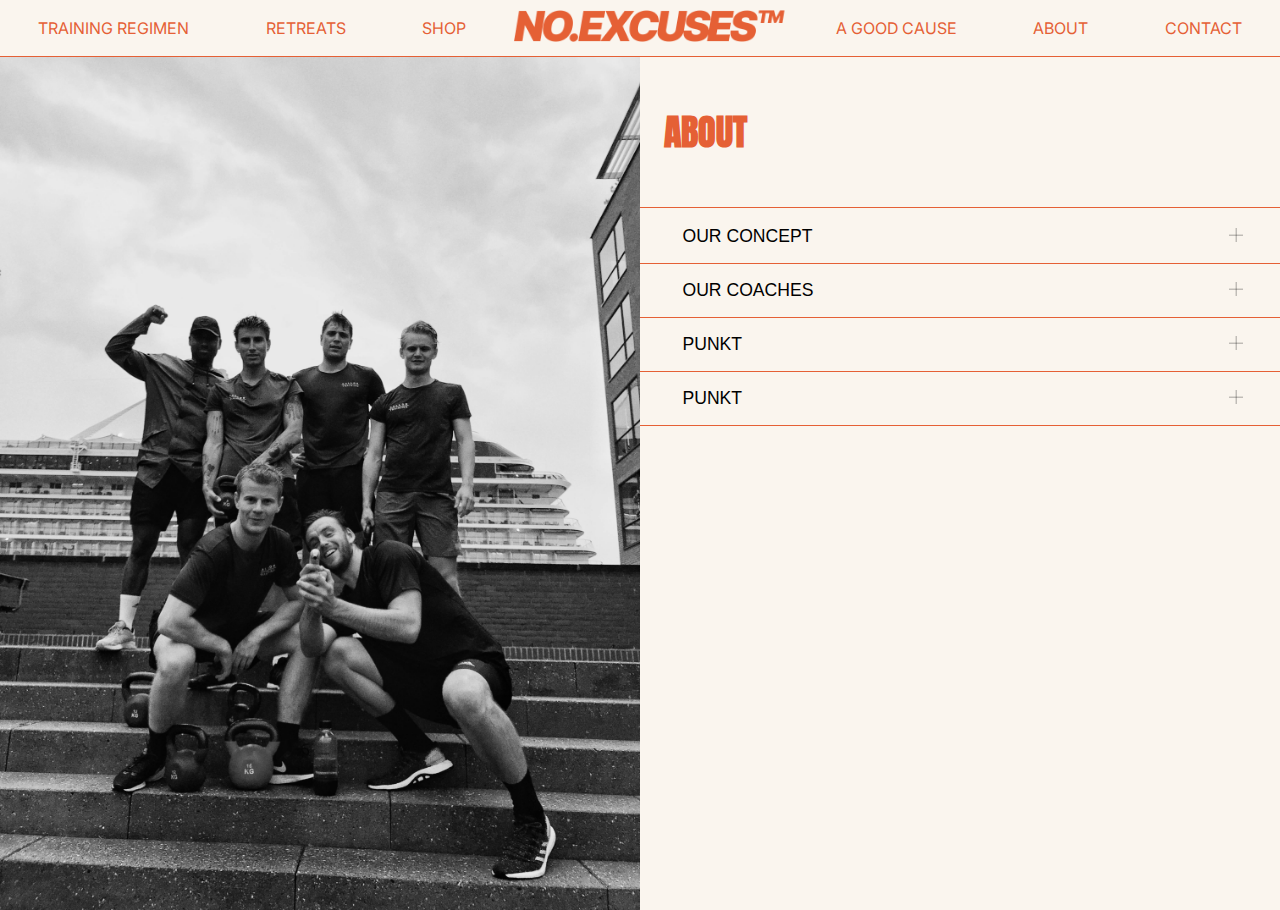
<file: about.html>
<!DOCTYPE html>
<html lang="en">
  <head>
    <meta charset="UTF-8" />
    <meta name="viewport" content="width=device-width, initial-scale=1.0" />
    <link rel="stylesheet" href="css/custom.css" />
    <link rel="stylesheet" href="css/layout.css" />
    <link rel="stylesheet" href="css/general.css" />
    <link rel="stylesheet" href="css/style.css" />
    <link rel="stylesheet" href="css/about.css" />
    <title>About</title>
  </head>
  <body>
    <header>
      <nav>
        <ul class="navbar-flex">
          <li><a href="schedule.html">TRAINING REGIMEN</a></li>
          <li><a href="retreats.html">RETREATS</a></li>
          <li><a href="shop.html">SHOP</a></li>
          <li class="centered-logo">
            <a href="index.html">
              <div class="logo">
                <img class="logo-pic" src="img/logo.png" alt="" />
              </div>
            </a>
          </li>
          <li><a href="charity.html">A GOOD CAUSE</a></li>
          <li><a href="about.html">ABOUT</a></li>
          <li><a href="contact.html">CONTACT</a></li>
        </ul>
      </nav>
    </header>
    <main>
      <section class="grid_1-1">
        <div class="left">
        <img src="/img/trainers.jpeg" alt="about" id="billede">
        </div>
        <div class="right">
        <h1>ABOUT</h1>
        <ul class="faq-list">
          <li>
            <button class="knap1" id="our">
              <span class="label">OUR CONCEPT</span>
              <span class="icon">
                <svg class="plus" width="40" height="40" viewBox="0 0 40 40" fill="none" xmlns="http://www.w3.org/2000/svg">
                  <line x1="20.5" y1="2.40413e-08" x2="20.5" y2="40" stroke="black"/>
                  <line x1="40" y1="20.5" x2="-4.37114e-08" y2="20.5" stroke="black"/>
                </svg>                  
                <svg class="close" width="58" height="58" viewBox="0 0 58 58" fill="none" xmlns="http://www.w3.org/2000/svg">
                  <line x1="15.211" y1="14.5048" x2="43.4953" y2="42.7891" stroke="black"/>
                  <line x1="43.4942" y1="15.212" x2="15.2099" y2="43.4962" stroke="black"/>
                </svg>                  
              </span>
            </button>
            <div class="content">
              <p>Born in the heart of copenhagen more than 5 years ago, we started something to be opposite mainstream fitness. No heavy weights. No dimmed lights. No mirrors. No photoshopped proteinshake commercials. Just pure small group training with focus on making you faster, stronger, better and perhaps also happier!</p>
            </div>
          </li>
        </ul>
        <ul class="faq-list">
          <li>
            <button class="knap1">
              <span class="label">OUR COACHES</span>
              <span class="icon">
                <svg class="plus" width="40" height="40" viewBox="0 0 40 40" fill="none" xmlns="http://www.w3.org/2000/svg">
                  <line x1="20.5" y1="2.40413e-08" x2="20.5" y2="40" stroke="black"/>
                  <line x1="40" y1="20.5" x2="-4.37114e-08" y2="20.5" stroke="black"/>
                </svg>                  
                <svg class="close" width="58" height="58" viewBox="0 0 58 58" fill="none" xmlns="http://www.w3.org/2000/svg">
                  <line x1="15.211" y1="14.5048" x2="43.4953" y2="42.7891" stroke="black"/>
                  <line x1="43.4942" y1="15.212" x2="15.2099" y2="43.4962" stroke="black"/>
                </svg>                  
              </span>
            </button>
            <div class="content">
              <p>Her er teksten til Punkt 1.</p>
            </div>
          </li>
        </ul>
        <ul class="faq-list">
          <li>
            <button class="knap1">
              <span class="label">PUNKT</span>
              <span class="icon">
                <svg class="plus" width="40" height="40" viewBox="0 0 40 40" fill="none" xmlns="http://www.w3.org/2000/svg">
                  <line x1="20.5" y1="2.40413e-08" x2="20.5" y2="40" stroke="black"/>
                  <line x1="40" y1="20.5" x2="-4.37114e-08" y2="20.5" stroke="black"/>
                </svg>                  
                <svg class="close" width="58" height="58" viewBox="0 0 58 58" fill="none" xmlns="http://www.w3.org/2000/svg">
                  <line x1="15.211" y1="14.5048" x2="43.4953" y2="42.7891" stroke="black"/>
                  <line x1="43.4942" y1="15.212" x2="15.2099" y2="43.4962" stroke="black"/>
                </svg>                  
              </span>
            </button>
            <div class="content">
              <p>Her er teksten til Punkt 1.</p>
            </div>
          </li>
        </ul>
        <ul class="faq-list">
          <li>
            <button class="knap1">
              <span class="label">PUNKT</span>
              <span class="icon">
                <svg class="plus" width="40" height="40" viewBox="0 0 40 40" fill="none" xmlns="http://www.w3.org/2000/svg">
                  <line x1="20.5" y1="2.40413e-08" x2="20.5" y2="40" stroke="black"/>
                  <line x1="40" y1="20.5" x2="-4.37114e-08" y2="20.5" stroke="black"/>
                </svg>                  
                <svg class="close" width="58" height="58" viewBox="0 0 58 58" fill="none" xmlns="http://www.w3.org/2000/svg">
                  <line x1="15.211" y1="14.5048" x2="43.4953" y2="42.7891" stroke="black"/>
                  <line x1="43.4942" y1="15.212" x2="15.2099" y2="43.4962" stroke="black"/>
                </svg>                  
              </span>
            </button>
            <div class="content">
              <p>Her er teksten til Punkt 1.</p>
            </div>
          </li>
        </ul>
      </div>
      </section>
    </main>
    <footer></footer>
    <script>
      document.querySelectorAll('.knap1').forEach(btn => {
        btn.addEventListener('click', () => {
          const content = btn.nextElementSibling;
          btn.classList.toggle('active');
          content.style.display = content.style.display === 'block' ? 'none' : 'block';
        });
      });
    </script>
  </body>
</html>
</file>
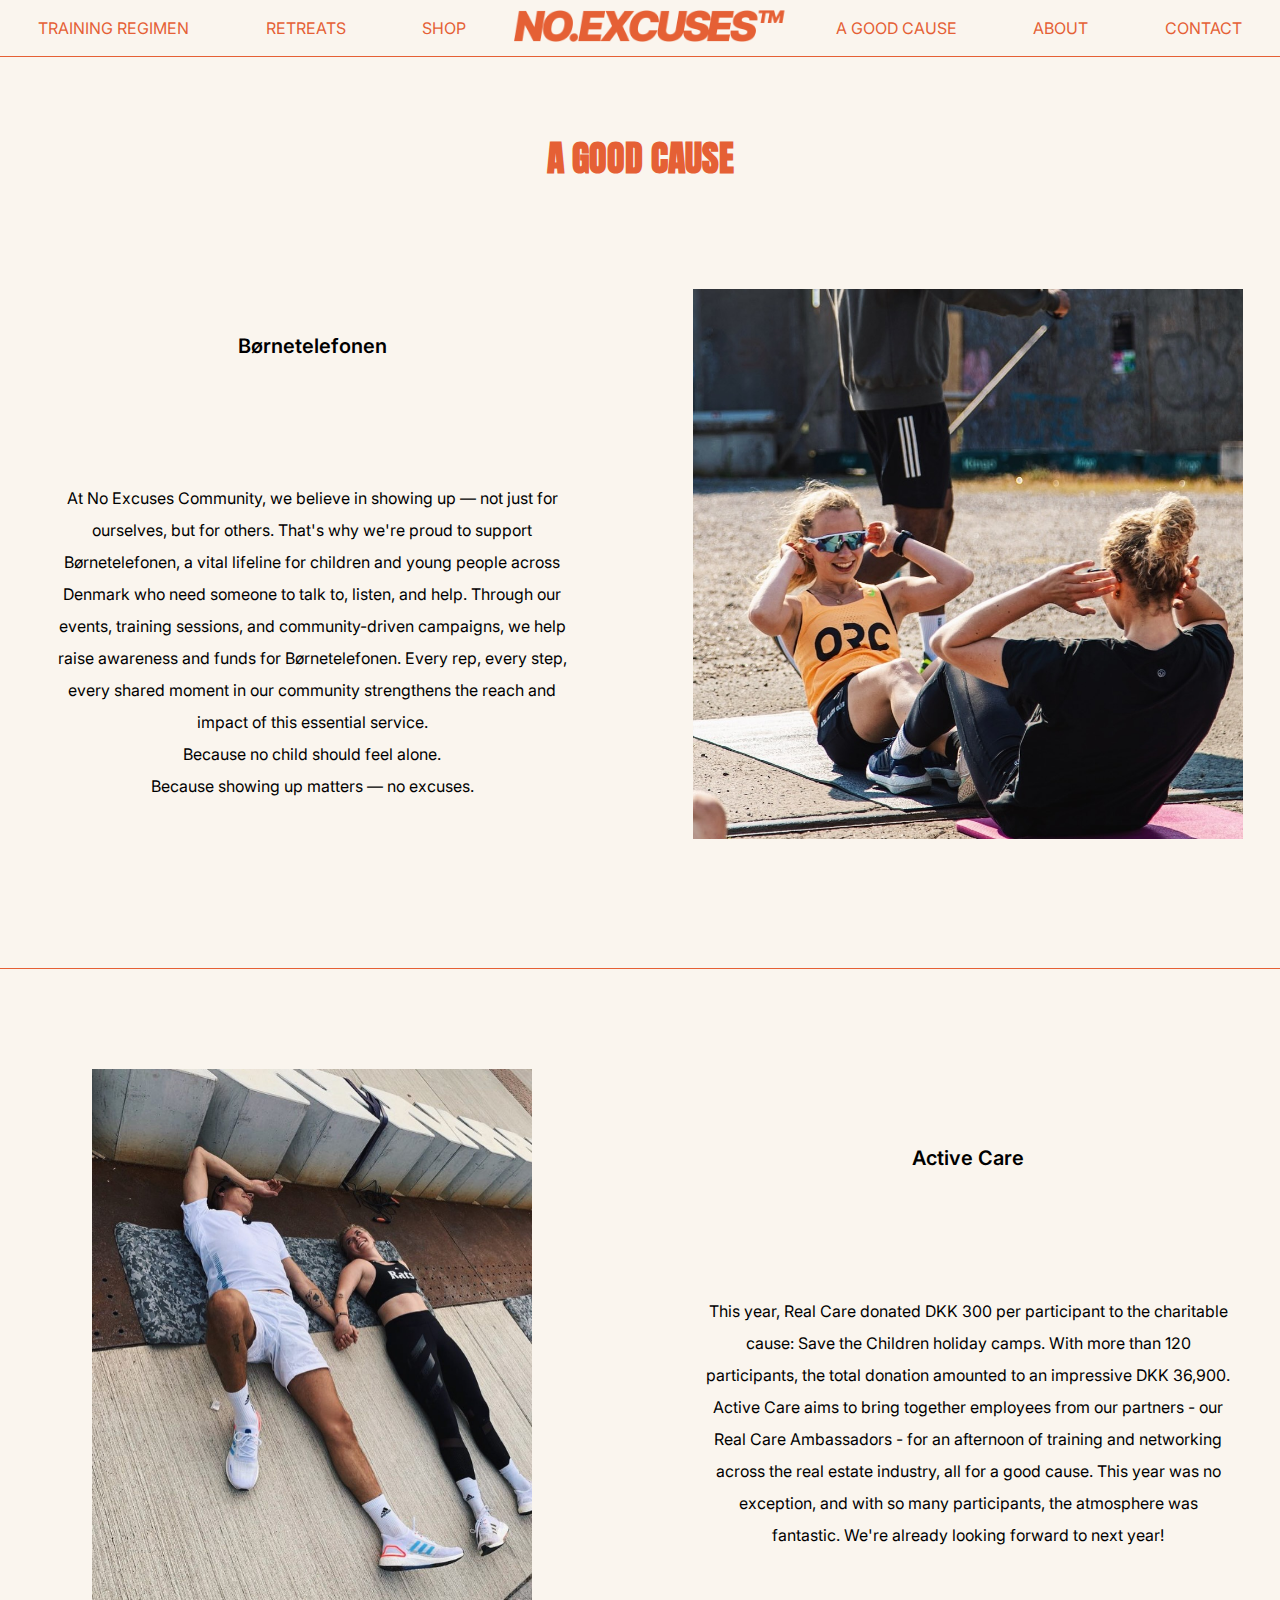
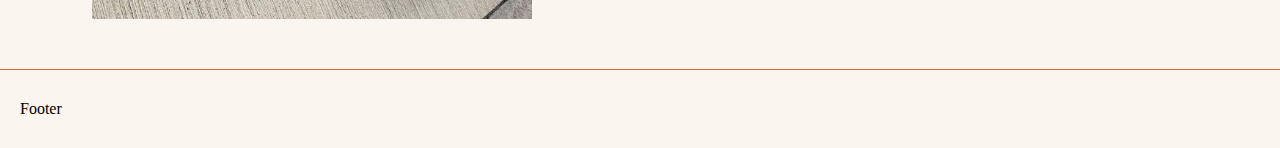
<file: charity.html>
<!DOCTYPE html>
<html lang="en">
  <head>
    <meta charset="UTF-8" />
    <meta name="viewport" content="width=device-width, initial-scale=1.0" />
    <link rel="stylesheet" href="css/custom.css" />
    <link rel="stylesheet" href="css/layout.css" />
    <link rel="stylesheet" href="css/general.css" />
    <link rel="stylesheet" href="css/style.css" />
    <link rel="stylesheet" href="css/charity.css" />
    <title>A good cause</title>
  </head>
  <body>
    <header>
      <nav>
        <ul class="navbar-flex">
          <li><a href="schedule.html">TRAINING REGIMEN</a></li>
          <li><a href="retreats.html">RETREATS</a></li>
          <li><a href="shop.html">SHOP</a></li>
          <li class="centered-logo">
            <a href="index.html">
              <div class="logo">
                <img class="logo-pic" src="img/logo.png" alt="" />
              </div>
            </a>
          </li>
          <li><a href="charity.html">A GOOD CAUSE</a></li>
          <li><a href="about.html">ABOUT</a></li>
          <li><a href="contact.html">CONTACT</a></li>
        </ul>
      </nav>
    </header>
    <main>
      <h1>A GOOD CAUSE</h1>
      <section class="section_cause_1-1">
        <div class="text_wrapper">
          <h2>Børnetelefonen</h2>
          <p>
            At No Excuses Community, we believe in showing up — not just for ourselves, but for others. That's why we're proud to support Børnetelefonen, a vital lifeline for children and young people across Denmark who need someone to talk to,
            listen, and help. Through our events, training sessions, and community-driven campaigns, we help raise awareness and funds for Børnetelefonen. Every rep, every step, every shared moment in our community strengthens the reach and impact of
            this essential service. <br />Because no child should feel alone. <br />Because showing up matters — no excuses. <br />
          </p>
        </div>
        <div class="img_wrapper">
          <img class="img1" src="./img/c1.jpg" alt="" />
        </div>
      </section>
      <section class="section_cause_1-1 reverse">
        <div>
          <h2>Active Care</h2>
          <p>
            This year, Real Care donated DKK 300 per participant to the charitable cause: Save the Children holiday camps. With more than 120 participants, the total donation amounted to an impressive DKK 36,900. Active Care aims to bring together
            employees from our partners - our Real Care Ambassadors - for an afternoon of training and networking across the real estate industry, all for a good cause. This year was no exception, and with so many participants, the atmosphere was
            fantastic. We're already looking forward to next year!
          </p>
        </div>
        <div>
          <img class="img2" src="./img/c2.jpg" alt="" />
        </div>
      </section>
    </main>
    <footer>Footer</footer>
  </body>
</html>
</file>
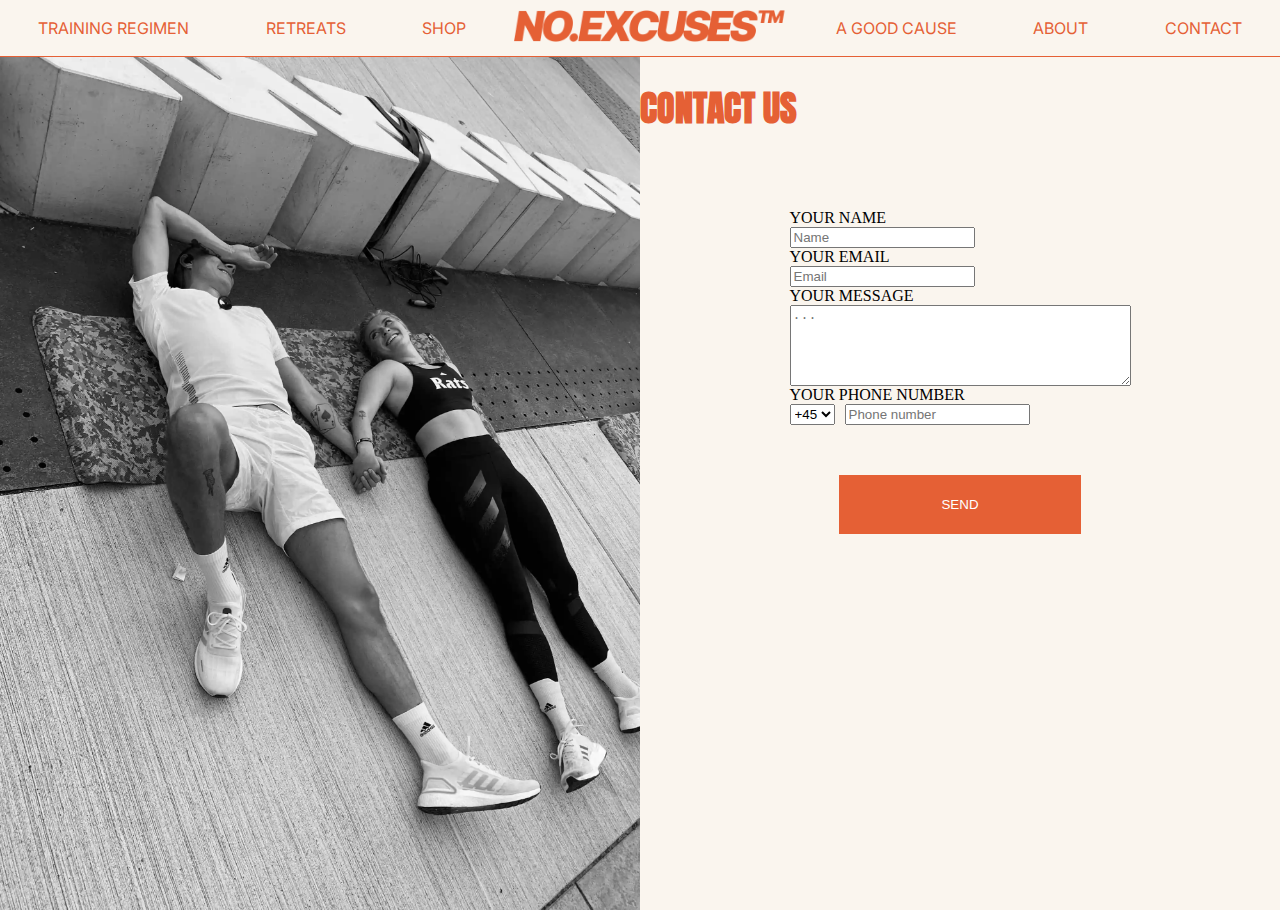
<file: contact.html>
<!DOCTYPE html>
<html lang="en">
  <head>
    <meta charset="UTF-8" />
    <meta name="viewport" content="width=device-width, initial-scale=1.0" />
    <link rel="stylesheet" href="css/custom.css" />
    <link rel="stylesheet" href="css/layout.css" />
    <link rel="stylesheet" href="css/general.css" />
    <link rel="stylesheet" href="css/style.css" />
    <title>Contact</title>
  </head>
  <body>
    <header>
      <nav>
        <ul class="navbar-flex">
          <li><a href="schedule.html">TRAINING REGIMEN</a></li>
          <li><a href="retreats.html">RETREATS</a></li>
          <li><a href="shop.html">SHOP</a></li>
          <li class="centered-logo">
            <a href="index.html">
              <div class="logo">
                <img class="logo-pic" src="img/logo.png" alt="" />
              </div>
            </a>
          </li>
          <li><a href="charity.html">A GOOD CAUSE</a></li>
          <li><a href="about.html">ABOUT</a></li>
          <li><a href="contact.html">CONTACT</a></li>
        </ul>
      </nav>
    </header>
    <main>
      <section class="contact_grid_1-1">
        <div class="contact_div">
          <img src="img/img_contact.webp" alt="holding hands" />
        </div>
        <div class="contact_div">
          <h1 class="contact_h1">CONTACT US</h1>
          <section id="form-section">
            <form id="webform">
              <fieldset>
                <div>
                  <label for="full-name">YOUR NAME</label>
                  <div style="display: flex">
                    <input
                      id="full-name"
                      name="fname"
                      type="text"
                      placeholder="Name"
                      required
                      minlength="3"
                      maxlength="70"
                    />
                  </div>
                </div>
                <div>
                  <label for="email">YOUR EMAIL</label>
                  <div style="display: flex">
                    <input
                      id="email"
                      name="email"
                      type="email"
                      placeholder="Email"
                      required
                    />
                  </div>
                </div>
                <div>
                  <label>YOUR MESSAGE</label>
                  <div style="display: flex">
                    <textarea
                      id="observation"
                      name="observation"
                      rows="5"
                      cols="40"
                      placeholder="..."
                      maxlength="300"
                      required
                    ></textarea>
                  </div>
                </div>
                <div>
                  <label for="phone">YOUR PHONE NUMBER</label>
                  <div style="display: flex; gap: 10px">
                    <select name="country-code" id="country-code">
                      <option value="+45">+45</option>
                      <option value="+46">+46</option>
                      <option value="+47">+47</option>
                    </select>
                    <input
                      id="phone"
                      name="phone"
                      type="tel"
                      placeholder="Phone number"
                      required
                      minlength="8"
                      maxlength="8"
                      pattern="\d{8}"
                    />
                  </div>
                </div>
              </fieldset>
            </form>
          </section>
          <button class="cta_btn" data-dialog="dialog1">SEND</button>
          <dialog id="dialog1">
            <h1>YOUR MESSAGE HAS BEEN SENT</h1>
            <form method="dialog">
              <button>CLOSE</button>
            </form>
          </dialog>
        </div>
      </section>
    </main>
    <footer></footer>
    <script>
      document.addEventListener("DOMContentLoaded", function () {
        const buttons = document.querySelectorAll(".cta_btn");

        buttons.forEach((button) => {
          button.addEventListener("click", () => {
            const dialogId = button.getAttribute("data-dialog");
            const dialog = document.getElementById(dialogId);
            if (dialog) dialog.showModal();
          });
        });
      });
    </script>
  </body>
</html>
</file>
<file: css/custom.css>
:root{
/* Farvepalette */
--logo-color: #E56035;
--background-color: #FAF5EE;

/* Fonts */
--logo-font: "Inter-Blackitalic", sans-serif;
--headline-font: "Anton", sans-serif;
--secondary-headline-font: "Inter-Semibold", sans-serif;
--default-font: "Inter-Regular", sans-serif;
}
</file>
<file: css/layout.css>
.contact_grid_1-1 img {
    display: block;
    margin: auto;
    width: 100%;
}
.contact_grid_1-1 button {
    display: block;
    margin: auto;
    background-color: var(--logo-color);
    padding-top: 20px;
    padding-bottom: 20px;
    padding-left: 100px;
    padding-right: 100px;
    text-align: center;
    border-color: var(--logo-color);
    border-style: solid;
    color: white;
}
.contact_grid_1-1 button:hover {
    background-color: var(--background-color);
    color: var(--logo-color);
    cursor: pointer;
}
.contact_grid_1-1 p {
    text-align: center;
    padding-top: 10px;
    padding-bottom: 10px;
}
fieldset {
    padding-bottom: 50px;
    padding-top: 50px;
    border: 0cap;
}
#form-section {
    display: flex;
    flex-direction: column;
    align-items: center;
}

/* Mobile */
@media only screen and (max-width: 480px) {
    .contact_grid_1-1 {
        grid-template-columns: 1fr;
    }
}

/* Desktop */
@media only screen and (min-width: 481px) {
    .contact_grid_1-1 {
        display: grid;
        grid-template-columns: 1fr 1fr;
    }
    
}
</file>
<file: css/general.css>
html,
body,
header,
footer,
main,
nav,
ul,
#main-disclamer {
  margin: 0;
  padding: 0;
  box-sizing: border-box;
}

@font-face {
    font-family: Anton;
    src: url(../font/Anton-Regular.ttf);
}

@font-face {
    font-family: Inter-Regular;
    src: url(../font/Inter_18pt-Regular.ttf);
}

@font-face {
    font-family: Inter-Semibold;
    src: url(../font/Inter_18pt-SemiBold.ttf);
}

@font-face {
    font-family: Inter-Blackitalic;
    src: url(../font/Inter_24pt-BlackItalic.ttf);
}

h1 {
    font-family: var(--headline-font);
    color: var(--logo-color);
    font-size: 32px;
}

h2 {
    font-family: var(--secondary-headline-font);
    font-size: 20px;
}

p {
    font-family: var(--default-font);
}

body {
    background-color: var(--background-color);
}

/* Navbar */
ul, li {
    list-style-type: none;
}

li a {
    font-family: var(--default-font);
    text-decoration: none;
    color: var(--logo-color);
    
}

li a:hover {
    text-decoration: underline;
}

.navbar-flex {
  display: flex;
  justify-content: space-between;
  align-items: center;
  flex-wrap: wrap;
  width: 100%;
  border-bottom: 1px var(--logo-color);
}

.navbar-flex li:not(.centered-logo) {
  flex: 1 0 auto;
  text-align: center;
}

.logo {
   padding: 10px;
}

.logo-pic {
    height: 2rem;
    width: auto;
}

header{
    border-bottom: 1px var(--logo-color) solid;
}
</file>
<file: css/style.css>
.responsive-img {
    width: 100%;
    height: auto;
    border-right: 1px var(--logo-color) solid;
}

.headline-box {
    display: flex;
    width: 100%;
    flex-direction: column;
    align-items: center;
    justify-content: center;
    color: var(--logo-color);
    border-bottom: 1px var(--logo-color) solid;
    height: 5rem;
}

.headline-box h1 {
    margin: 0rem;
    font-size: 36px;
}

/* Kalender */

.calender-container, .calender-container-next, .calender-container-prev {
    width: 95%;
    padding: 1rem;
}

.calender, .calender-prev, .calender-next {
    table-layout: fixed;
    width: 100%;
}

.week, .week-prev, .week-next {
    display: flex;
    justify-content: flex-end;
    align-items: center;
}

.cal-hide {
    display: none;
}

.day {
    font-weight: 100;
}

.calender th:first-child {
    background-color: var(--logo-color);
}

.calender th, .calender-prev th, .calender-next th {
    font-family: Inter-regular;
    font-size: 14px;
    width: 50%;
    height: 2rem;
    border: 1px var(--logo-color) solid;
}

 .calender td:last-child {
    font-family: Inter-regular;
    font-size: 13px;
    background-color: var(--logo-color);
    color: white;
 }


 /* Event */
 .event {
    display: flex;
    flex-direction: column;
    align-items: center;
    justify-content: center;
    gap: 1rem;
 }

 .event:last-child {
    padding: 1rem;
 }

 .event-btn {
    background-color: var(--logo-color);
    font-size: 13px;
    color: white;
    border: 1px white solid;
    cursor: pointer;
 }

dialog::backdrop{
    backdrop-filter:blur(5px)
}

dialog {
    width: 60%;
    background-color: var(--background-color);
    border: 1px var(--background-color) solid;
}

h1 {
    color: var(--logo-color);
    font-size: 36px;
}

.event-grid {
    display: grid;
    grid-template-columns: 2fr 1fr;
    padding-bottom: 1rem;
    border-bottom: 1px var(--logo-color) solid;
}

.coach-pic {
    height: 150px;
    width: auto;
}

.activity-pic {
    height: 300px;
    width: auto;
}

.description {
    display: flex;
    align-items: center;
    gap: 6rem;
}

.size {
    height: 2rem;
    width: 5rem;
}
</file>
<file: css/about.css>
@media only screen and (max-width: 480px) {
    .grid_1-1 {
        display: grid;
        grid-template-columns: 1fr;
        grid-template-rows: 1fr 1fr;
    }
    .left {
        grid-row: 1;
    }
    .right {
        grid-row: 2;
    }
}

/* Desktop */
@media only screen and (min-width: 481px) {
    .grid_1-1 {
        display: grid;
        grid-template-columns: 1fr 1fr;
    }
}
  
.left img {
    width: 100%;
    height: 100%;
    object-fit: cover;
    display: block;
}
  
.right h1 {
    padding: 1.5rem;
    color: var(--logo-color);
}

.faq-list {
    list-style: none;
    font-family: var(--default-font);
}
  
.knap1 {
    width: 100%;
    background: var(--background-color);
    border: none;
    padding: 1rem;
    display: flex;
    justify-content: space-between;
    align-items: center;
    font-size: 1.1rem;
    cursor: pointer;
    border-bottom: 1px solid var(--logo-color);
}

#our {
    padding-top: 1em;
    border-top: 1px solid var(--logo-color);
}

.label {
    padding-left: 0.7cm;
}
  
.content {
    display: none;
    padding-right: 2.5cm;
    padding-left: 1.5cm;
    padding-top: 0%;
    padding-bottom: 1rem;
    background: var(--background-color);
    border-bottom: 1px solid var(--logo-color);
    line-height: 0.7cm;
}
/* .icon svg {
    padding-right: 1rem;
} */
.plus {
    width: 14px;
    height: 14px;
    padding-right: 1.3rem;
}

.icon .close {
    display: none;
}
  
.knap1.active .plus {
    display: none;
}
  
.knap1.active .close {
    display: inline;
    width: 24px;
    height: 24px;
    padding-right: 1rem;
}

.knap1.active {
    border-bottom: none;
}
</file>
<file: css/charity.css>
body {
  margin: 0;
  padding: 0;
}

.img1 {
  max-height: 250px;
  max-width: 250px;
  align-items: center;
  display: block;
  margin-left: auto;
  margin-right: auto;
}

.img2 {
  max-height: 250px;
  max-width: 250px;
  align-items: center;
  display: block;
  margin-left: auto;
  margin-right: auto;
}

div {
  width: 100%;
}

h2,
p {
  align-items: center;
  justify-content: center;
  text-align: center;
  padding: 50px;
  line-height: 2;
}

h1 {
  padding-bottom: 50px;
  padding-top: 50px;
  text-align: center;
}

section:first-of-type {
  padding-bottom: 100px;
  border-bottom: 1px solid #e56035;
  margin-bottom: 100px;
}

section:last-of-type {
  padding-bottom: 50px;
}

footer {
  width: 100%;
  border-top: 1px solid #e56035;
  padding: 30px 20px;
}

.section_cause_1-1 {
  display: flex;
  flex-direction: column;
  gap: 2rem;
}

@media (width>=600px) {
  .section_cause_1-1 {
    display: grid;
    grid-template-columns: 1fr 1fr;
  }

  footer {
    width: 100%;
    border-top: 1px solid #e56035;
    padding: 30px 20px;
  }

  .section_cause_1-1 {
    flex-direction: row;
    align-items: center;
  }

  .section_cause_1-1.reverse > div:first-child {
    order: 2;
  }

  .section_cause_1-1.reverse > div:last-child {
    order: 1;
  }

  .img1 {
    max-height: 550px;
    max-width: 550px;
  }

  .img2 {
    max-height: 550px;
    max-width: 550px;
  }
}
</file>
